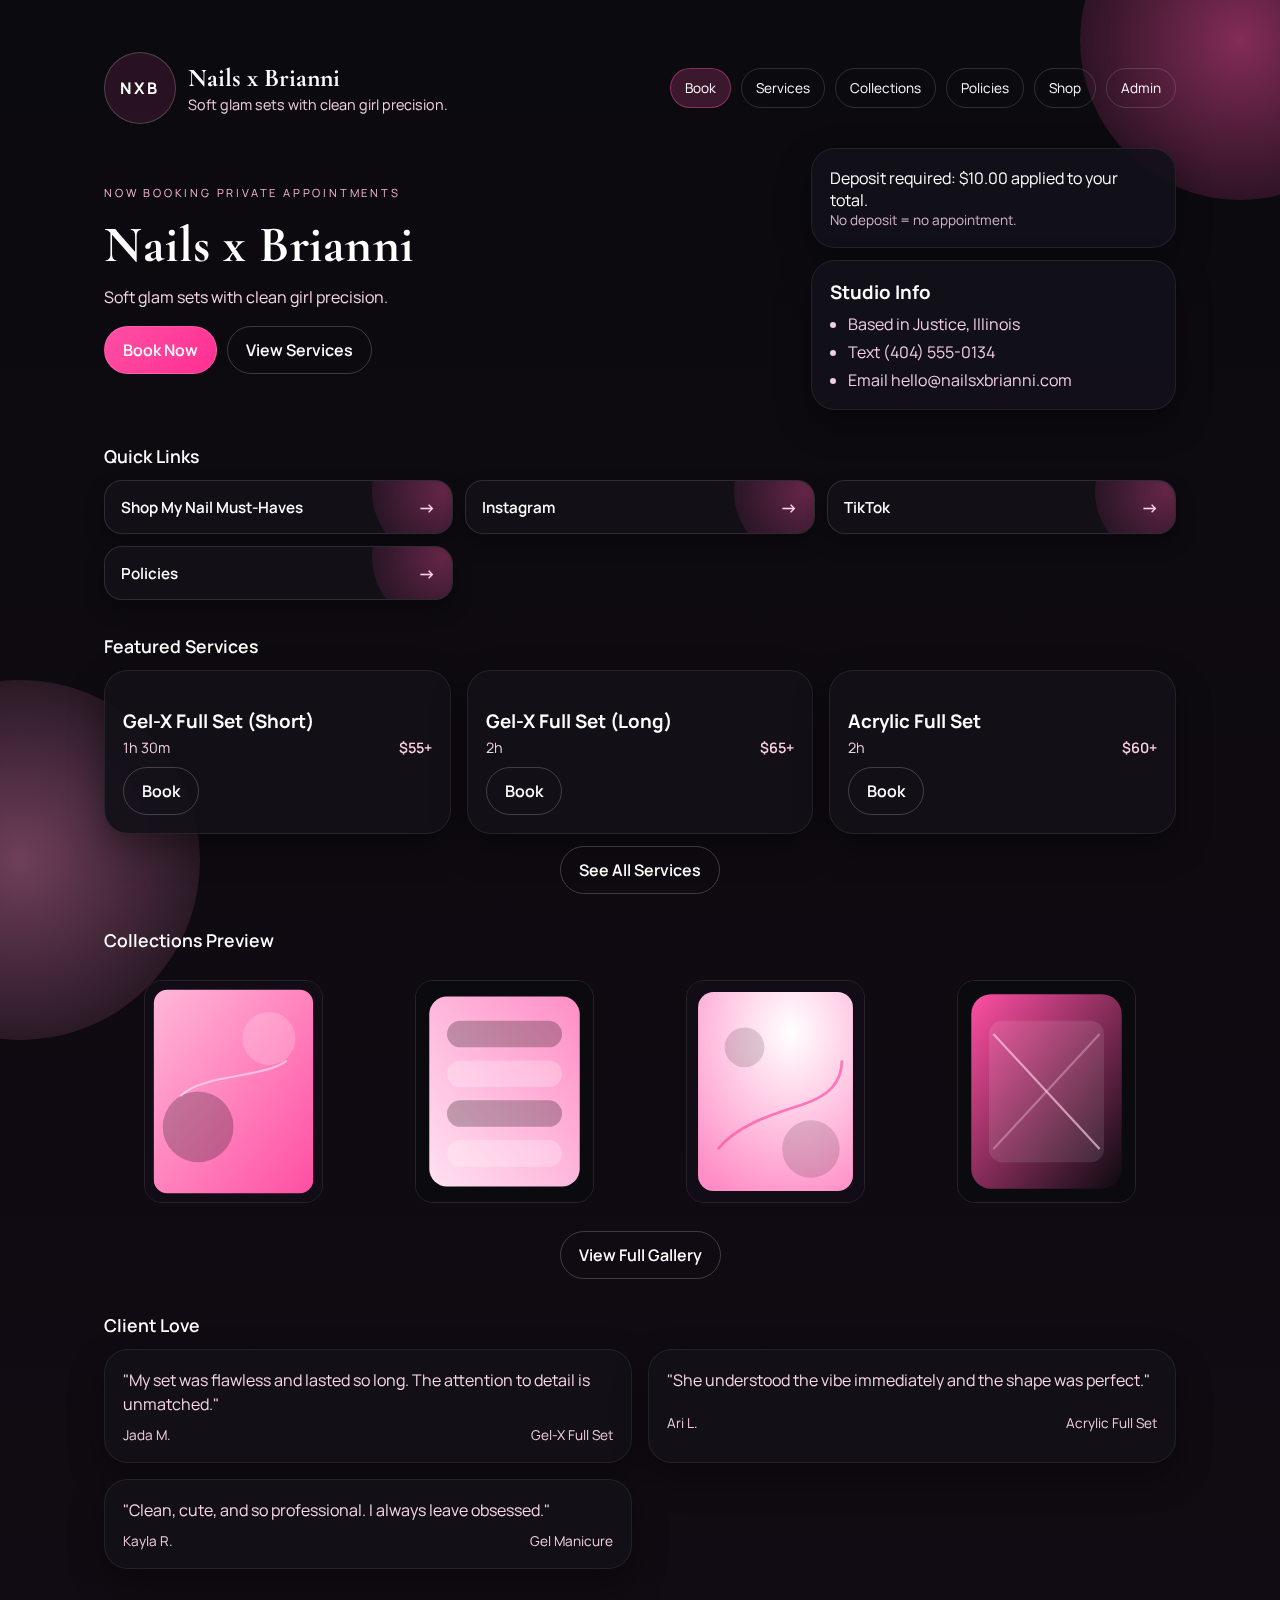
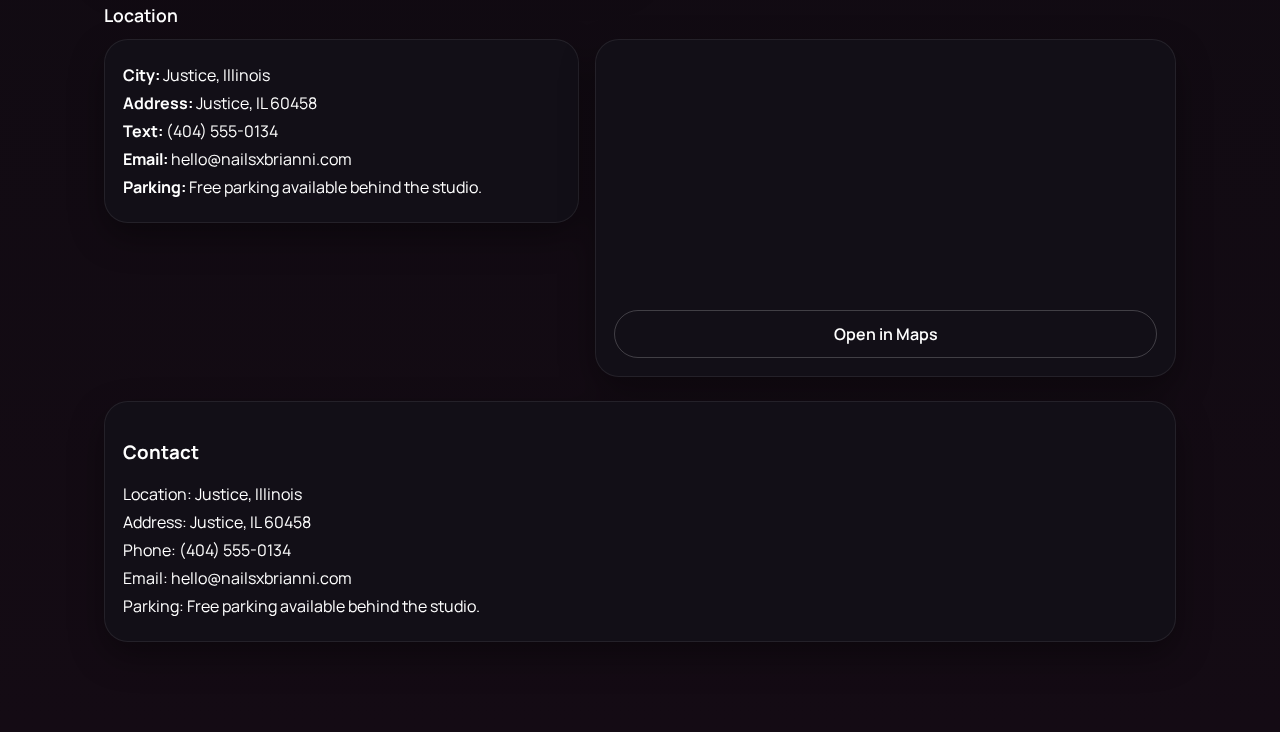
<file: index.html>
<!doctype html>
<html lang="en">
<head>
  <meta charset="utf-8" />
  <meta name="viewport" content="width=device-width, initial-scale=1" />
  <title>Nails x Brianni</title>
  <meta name="description" content="Book nails with Nails x Brianni. Pink, clean, and professional." />
  <meta name="theme-color" content="#ff4fa3" />
  <meta property="og:title" content="Nails x Brianni" />
  <meta property="og:description" content="Soft glam sets with clean girl precision. Book your appointment today." />
  <meta property="og:type" content="website" />
  <meta property="og:image" content="assets/og-image.svg" />
  <meta name="twitter:card" content="summary_large_image" />
  <link rel="icon" href="assets/favicon.svg" type="image/svg+xml" />
  <link rel="apple-touch-icon" href="assets/favicon.svg" />
  <link rel="preconnect" href="https://fonts.googleapis.com" />
  <link rel="preconnect" href="https://fonts.gstatic.com" crossorigin />
  <link href="https://fonts.googleapis.com/css2?family=Cormorant+Garamond:wght@400;600;700&family=Manrope:wght@300;400;500;600;700&display=swap" rel="stylesheet" />
  <link rel="stylesheet" href="styles.css" />
</head>
<body>
  <div class="app">
    <main class="main" id="app">
      <section class="page page-home" data-route="home">
        <header class="site-header">
          <div class="brand">
            <div class="logo-badge">NXB</div>
            <div class="brand-text">
              <div class="brand-name" data-brand-name>Nails x Brianni</div>
              <div class="brand-tagline" data-brand-tagline>Soft glam sets with clean girl precision.</div>
            </div>
          </div>
          <nav class="nav-links" id="mainNav"></nav>
        </header>

        <section class="hero-grid reveal">
          <div class="hero-content">
            <p class="eyebrow">Now booking private appointments</p>
            <h1 class="hero-title" data-brand-name>Nails x Brianni</h1>
            <p class="tagline" data-brand-tagline>Soft glam sets with clean girl precision.</p>
            <div class="button-row" id="heroCtas"></div>
          </div>
          <div class="hero-card">
            <div class="card note-card" id="homeDeposit"></div>
            <div class="card quick-card" id="homeHighlights"></div>
          </div>
        </section>

        <section class="section reveal">
          <div class="section-title">Quick Links</div>
          <div class="quick-links" id="quickLinks"></div>
        </section>

        <section class="section reveal">
          <div class="section-title">Featured Services</div>
          <div class="grid" id="homeServices"></div>
          <div class="section-actions">
            <a class="button-outline" href="#/services">See All Services</a>
          </div>
        </section>

        <section class="section reveal">
          <div class="section-title">Collections Preview</div>
          <div class="gallery-grid" id="homeGallery"></div>
          <div class="section-actions">
            <a class="button-outline" href="#/collections">View Full Gallery</a>
          </div>
        </section>

        <section class="section reveal">
          <div class="section-title">Client Love</div>
          <div class="grid testimonial-grid" id="testimonialsGrid"></div>
        </section>

        <section class="section reveal">
          <div class="section-title">Location</div>
          <div class="location-grid">
            <div class="card location-card" id="locationDetails"></div>
            <div class="card map-card">
              <iframe id="locationMap" title="Map to Nails x Brianni" loading="lazy" referrerpolicy="no-referrer-when-downgrade"></iframe>
              <a class="button-outline" id="locationMapLink" target="_blank" rel="noopener">Open in Maps</a>
            </div>
          </div>
        </section>

        <div class="card contact-card reveal" id="homeContact"></div>
      </section>

      <section class="page page-book" data-route="book" hidden>
        <div class="page-head reveal">
          <a class="back-link" href="#/home">Back to Home</a>
          <h2>Book an Appointment</h2>
          <p class="subtext" id="bookDeposit"></p>
        </div>

        <div class="booking-panels reveal">
          <div class="booking-panel card" id="schedulerPanel">
            <h3 class="panel-title" id="schedulerTitle">Online Scheduler</h3>
            <div class="embed-card" id="schedulerEmbed"></div>
            <p class="hint" id="schedulerHint"></p>

            <form class="form hidden" id="customBookingForm">
              <div class="input-group">
                <label for="customService">Service</label>
                <select id="customService" name="service" required></select>
              </div>
              <div class="input-group">
                <label for="customDate">Preferred date</label>
                <input id="customDate" name="date" type="date" required />
              </div>
              <div class="input-group">
                <label for="customTime">Preferred time</label>
                <input id="customTime" name="time" type="time" required />
              </div>
              <div class="input-group">
                <label for="customName">Full name</label>
                <input id="customName" name="name" type="text" required />
              </div>
              <div class="input-group">
                <label for="customPhone">Phone</label>
                <input id="customPhone" name="phone" type="tel" required />
              </div>
              <div class="input-group">
                <label for="customEmail">Email</label>
                <input id="customEmail" name="email" type="email" required />
              </div>
              <div class="input-group">
                <label for="customNotes">Notes</label>
                <textarea id="customNotes" name="notes" rows="3" placeholder="Design ideas, length, shape."></textarea>
              </div>
              <button class="button-primary" type="submit">Request Booking</button>
              <p class="hint" id="customBookingHint"></p>
            </form>
          </div>
        </div>
      </section>

      <section class="page page-services" data-route="services" hidden>
        <div class="page-head reveal">
          <a class="back-link" href="#/home">Back to Home</a>
          <h2>Services</h2>
          <p class="subtext">Starting prices. Final pricing depends on design and length.</p>
        </div>
        <div class="grid reveal" id="servicesGrid"></div>
      </section>

      <section class="page page-admin" data-route="admin" hidden>
        <div class="page-head reveal">
          <a class="back-link" href="#/home">Back to Home</a>
          <h2>Admin</h2>
          <p class="subtext">Manage services, pricing, and home highlights.</p>
        </div>
        <div class="card admin-access reveal" id="adminAccess">
          <h3>Admin Access</h3>
          <p class="hint">Enter the admin PIN to edit services and collections.</p>
          <button class="button-primary" type="button" id="adminUnlock">Unlock Admin</button>
        </div>
        <section class="section hidden" id="servicesEditor">
          <div class="section-title">Services Manager</div>
          <div class="card editor-card">
            <div class="editor-toolbar">
              <button class="button-outline" type="button" id="servicesAddService">Add Service</button>
              <button class="button-outline" type="button" id="servicesReset">Reset to Defaults</button>
              <button class="button-primary" type="button" id="servicesSave">Save Changes</button>
            </div>
            <div class="card subtle admin-settings">
              <h4>Admin Settings</h4>
              <div class="input-group">
                <label for="servicesPinInput">Admin PIN</label>
                <input id="servicesPinInput" type="password" placeholder="Set a new PIN" />
              </div>
              <button class="button-outline small" type="button" id="servicesPinSave">Update PIN</button>
              <p class="hint" id="servicesPinHint">PIN saves to this browser only. Update config.json to publish.</p>
            </div>
            <div class="stack" id="servicesEditorList"></div>
            <p class="hint" id="servicesEditorStatus">Edits save to this browser only. To publish, copy updates into config.json.</p>
          </div>
        </section>
        <section class="section hidden" id="collectionsEditor">
          <div class="section-title">Collections Manager</div>
          <div class="card editor-card">
            <div class="editor-toolbar">
              <button class="button-outline" type="button" id="collectionsAddCategory">Add Collection</button>
              <button class="button-outline" type="button" id="collectionsReset">Reset to Defaults</button>
              <button class="button-primary" type="button" id="collectionsSave">Save Changes</button>
            </div>
            <div class="stack" id="collectionsEditorList"></div>
            <p class="hint" id="collectionsEditorStatus">Edits save to this browser only. To publish, copy updates into config.json.</p>
          </div>
        </section>
      </section>

      <section class="page page-collections" data-route="collections" hidden>
        <div class="page-head reveal">
          <a class="back-link" href="#/home">Back to Home</a>
          <h2>Collections</h2>
          <p class="subtext">Browse sets by vibe and see the latest work.</p>
        </div>

        <div class="section reveal" id="collectionsLocalSection">
          <div class="section-title">Curated Sets</div>
          <div class="tabs" id="collectionTabs"></div>
          <div class="gallery-grid" id="collectionGrid"></div>
        </div>
      </section>

      <section class="page page-policies" data-route="policies" hidden>
        <div class="page-head reveal">
          <a class="back-link" href="#/home">Back to Home</a>
          <h2>Policies</h2>
          <p class="subtext">Please read before booking.</p>
        </div>
        <div class="stack reveal" id="policiesStack"></div>
      </section>

    </main>
  </div>
  <div class="mobile-cta-bar">
    <div class="mobile-cta-content">
      <div>
        <div class="cta-label">Ready for your set?</div>
        <div class="cta-subtext" id="mobileCtaSubtext">Secure your spot with a $10 deposit.</div>
      </div>
      <a class="button-primary" id="mobileBookCta" href="#/book">Book Now</a>
    </div>
  </div>
  <script src="https://identity.netlify.com/v1/netlify-identity-widget.js"></script>
  <script>
    if (window.netlifyIdentity) {
      window.netlifyIdentity.on("init", function () {
        var hash = window.location.hash || "";
        var search = window.location.search || "";
        var hasToken = hash.indexOf("invite_token=") >= 0 ||
          hash.indexOf("recovery_token=") >= 0 ||
          hash.indexOf("access_token=") >= 0 ||
          search.indexOf("invite_token=") >= 0 ||
          search.indexOf("recovery_token=") >= 0 ||
          search.indexOf("access_token=") >= 0;
        if (hasToken && window.location.pathname.indexOf("/admin") !== 0) {
          window.location.href = "/admin/" + (hash || search);
        }
      });
    }
  </script>
  <script src="app.js" defer></script>
</body>
</html>
</file>
<file: styles.css>
:root {
  --pink-100: #ffd1e8;
  --pink-300: #ff8ec6;
  --pink-500: #ff4fa3;
  --pink-600: #ff2f92;
  --black-900: #0b0a0f;
  --black-800: #120c16;
  --black-700: #1a111f;
  --white: #ffffff;
  --shadow: 0 14px 34px rgba(0, 0, 0, 0.35);
  --radius-pill: 999px;
  --radius-card: 24px;
  --max-width: 1120px;
}

* {
  box-sizing: border-box;
}

body {
  margin: 0;
  font-family: "Manrope", "Gill Sans", sans-serif;
  color: var(--white);
  background: linear-gradient(180deg, #0b0a0f 0%, #140b14 100%);
  min-height: 100vh;
  overflow-x: hidden;
  position: relative;
}

body::before,
body::after {
  content: "";
  position: fixed;
  z-index: -1;
  border-radius: 999px;
  opacity: 0.9;
}

body::before {
  width: 320px;
  height: 320px;
  right: -120px;
  top: -120px;
  background: radial-gradient(circle, rgba(255, 79, 163, 0.55), rgba(255, 79, 163, 0));
}

body::after {
  width: 360px;
  height: 360px;
  left: -160px;
  bottom: -140px;
  background: radial-gradient(circle, rgba(255, 142, 198, 0.45), rgba(255, 142, 198, 0));
}

.app {
  min-height: 100vh;
  display: flex;
  justify-content: center;
}

.main {
  width: 100%;
}

.page {
  max-width: var(--max-width);
  margin: 0 auto;
  padding: 28px 18px 110px;
  animation: fadeIn 0.5s ease;
}

.page[hidden] {
  display: none;
}

.site-header {
  display: flex;
  flex-direction: column;
  gap: 16px;
  margin: 12px 0 24px;
}

.brand {
  display: flex;
  align-items: center;
  gap: 12px;
}

.brand-text {
  display: flex;
  flex-direction: column;
  gap: 2px;
}

.brand-name {
  font-family: "Cormorant Garamond", serif;
  font-size: 1.6rem;
  font-weight: 700;
}

.brand-tagline {
  font-size: 0.9rem;
  color: #f1cfe2;
}

.nav-links {
  display: flex;
  gap: 10px;
  flex-wrap: wrap;
}

.nav-link {
  display: inline-flex;
  align-items: center;
  justify-content: center;
  text-decoration: none;
  color: #fff;
  border: 1px solid rgba(255, 255, 255, 0.15);
  padding: 8px 14px;
  border-radius: var(--radius-pill);
  font-size: 0.85rem;
  min-height: 40px;
}

.nav-link.primary {
  background: rgba(255, 79, 163, 0.2);
  border-color: rgba(255, 79, 163, 0.4);
}

.hero-grid {
  display: grid;
  gap: 22px;
  align-items: stretch;
  margin-bottom: 18px;
}

.hero-content {
  text-align: left;
  display: flex;
  flex-direction: column;
  justify-content: center;
  max-width: 560px;
}

.hero-title {
  font-size: 2.6rem;
  margin: 6px 0 10px;
}

.eyebrow {
  text-transform: uppercase;
  letter-spacing: 0.25em;
  font-size: 0.7rem;
  color: #f8b7d7;
  margin: 0 0 8px;
}

.logo-badge {
  width: 72px;
  height: 72px;
  margin: 0;
  flex-shrink: 0;
  border-radius: 50%;
  border: 1px solid rgba(255, 255, 255, 0.2);
  background: rgba(255, 79, 163, 0.12);
  display: grid;
  place-items: center;
  font-weight: 700;
  letter-spacing: 3px;
}

h1,
h2 {
  font-family: "Cormorant Garamond", serif;
  font-weight: 700;
}

h1 {
  font-size: 2.4rem;
  margin: 12px 0 6px;
  letter-spacing: 0.5px;
}

h2 {
  font-size: 2rem;
  margin: 12px 0 6px;
}

.tagline {
  color: #f6d6e7;
  font-size: 1rem;
  margin: 0 0 18px;
  max-width: 360px;
}

.hero-content .tagline {
  margin: 0 0 18px;
}

.linktree {
  display: grid;
  gap: 14px;
}

.hero-card {
  display: grid;
  gap: 12px;
}

.linktree-button {
  display: flex;
  align-items: center;
  justify-content: center;
  text-decoration: none;
  background: linear-gradient(135deg, var(--pink-500), var(--pink-600));
  color: #fff;
  border: 1px solid rgba(255, 255, 255, 0.15);
  border-radius: var(--radius-pill);
  padding: 16px;
  font-weight: 600;
  height: 56px;
  box-shadow: 0 10px 20px rgba(255, 79, 163, 0.2);
  transition: transform 0.2s ease, box-shadow 0.2s ease;
}

.linktree-button:hover {
  transform: translateY(-2px);
  box-shadow: 0 16px 30px rgba(255, 79, 163, 0.3);
}

.linktree-button:active {
  transform: translateY(1px);
}

.disabled {
  opacity: 0.6;
  pointer-events: none;
}

.card {
  background: rgba(18, 16, 24, 0.92);
  border: 1px solid rgba(255, 255, 255, 0.08);
  border-radius: var(--radius-card);
  padding: 18px;
  box-shadow: var(--shadow);
}

.note-card {
  margin-top: 18px;
  text-align: left;
}

.hero-card .note-card {
  margin-top: 0;
}

.note-card p {
  margin: 0;
}

.section {
  margin-top: 34px;
}

.section-title {
  font-size: 1.1rem;
  font-weight: 600;
  margin-bottom: 12px;
}

.section-actions {
  margin-top: 12px;
  display: flex;
  justify-content: center;
}

.quick-links {
  display: grid;
  grid-template-columns: repeat(2, minmax(0, 1fr));
  gap: 12px;
}

.quick-link {
  position: relative;
  display: inline-flex;
  align-items: center;
  justify-content: space-between;
  text-decoration: none;
  color: #fff;
  border-radius: 18px;
  padding: 14px 16px;
  background: rgba(18, 16, 24, 0.92);
  border: 1px solid rgba(255, 255, 255, 0.12);
  min-height: 52px;
  font-weight: 600;
  gap: 12px;
  overflow: hidden;
  box-shadow: 0 10px 20px rgba(0, 0, 0, 0.25);
  transition: transform 0.2s ease, box-shadow 0.2s ease;
}

.quick-link:hover {
  transform: translateY(-2px);
  box-shadow: 0 16px 28px rgba(0, 0, 0, 0.3);
  border-color: rgba(255, 79, 163, 0.5);
}

.quick-link::after {
  content: "";
  position: absolute;
  width: 140px;
  height: 140px;
  right: -60px;
  top: -60px;
  border-radius: 50%;
  background: radial-gradient(circle, rgba(255, 79, 163, 0.35), rgba(255, 79, 163, 0));
  pointer-events: none;
}

.quick-label {
  position: relative;
  z-index: 1;
  font-size: 0.95rem;
}

.quick-arrow {
  position: relative;
  z-index: 1;
  font-size: 1.1rem;
  color: #ffd1e8;
}

.quick-card h3 {
  margin: 0 0 8px;
}

.highlight-list {
  margin: 0;
  padding-left: 18px;
  color: #f1cfe2;
  display: grid;
  gap: 6px;
}

.editor-card {
  display: grid;
  gap: 16px;
}

.editor-toolbar {
  display: flex;
  flex-wrap: wrap;
  gap: 10px;
  justify-content: space-between;
}

.editor-category {
  display: grid;
  gap: 12px;
}

.editor-header {
  display: flex;
  justify-content: space-between;
  align-items: center;
  gap: 12px;
}

.editor-grid {
  display: grid;
  gap: 10px;
  grid-template-columns: 1fr;
}

.editor-service {
  display: grid;
  gap: 12px;
}

.service-editor-grid .span-full {
  grid-column: 1 / -1;
}

.admin-access,
.admin-settings {
  display: grid;
  gap: 10px;
}

.admin-settings h4 {
  margin: 0;
  font-size: 1rem;
}

.admin-settings .button-outline.small {
  align-self: flex-start;
}

.testimonial-grid {
  grid-template-columns: repeat(1, minmax(0, 1fr));
}

.testimonial-card {
  display: grid;
  gap: 10px;
}

.testimonial-quote {
  font-size: 1rem;
  line-height: 1.5;
  color: #f8d6e8;
}

.testimonial-meta {
  display: flex;
  justify-content: space-between;
  font-size: 0.85rem;
  color: #f1cfe2;
}

.location-grid {
  display: grid;
  gap: 16px;
}

.map-card {
  display: grid;
  gap: 12px;
}

.map-card iframe {
  width: 100%;
  height: 240px;
  border: 0;
  border-radius: 18px;
}

.location-card p {
  margin: 6px 0;
}

.mobile-cta-bar {
  position: fixed;
  left: 0;
  right: 0;
  bottom: 0;
  padding: 12px 16px calc(12px + env(safe-area-inset-bottom));
  background: rgba(12, 10, 16, 0.9);
  border-top: 1px solid rgba(255, 255, 255, 0.12);
  backdrop-filter: blur(10px);
  z-index: 10;
}

.mobile-cta-content {
  max-width: var(--max-width);
  margin: 0 auto;
  display: flex;
  align-items: center;
  justify-content: space-between;
  gap: 12px;
}

.cta-label {
  font-weight: 600;
  font-size: 0.95rem;
}

.cta-subtext {
  font-size: 0.8rem;
  color: #f1cfe2;
}

.map-card .button-outline {
  align-self: flex-start;
}

.reveal {
  opacity: 0;
  transform: translateY(14px);
  transition: opacity 0.6s ease, transform 0.6s ease;
  transition-delay: var(--reveal-delay, 0ms);
}

.reveal.is-visible {
  opacity: 1;
  transform: translateY(0);
}

.checkbox-row {
  display: flex;
  align-items: center;
  gap: 8px;
  font-size: 0.85rem;
  color: #f6d6e7;
}

.image-row {
  display: flex;
  align-items: center;
  gap: 12px;
  padding: 10px;
  border-radius: 14px;
  background: rgba(12, 10, 16, 0.9);
  border: 1px solid rgba(255, 255, 255, 0.08);
}

.image-thumb {
  width: 56px;
  height: 56px;
  border-radius: 12px;
  object-fit: cover;
  border: 1px solid rgba(255, 255, 255, 0.12);
}

.image-meta {
  flex: 1;
  font-size: 0.85rem;
  color: #f1cfe2;
}

.button-outline.small {
  min-height: 36px;
  padding: 6px 12px;
  font-size: 0.8rem;
}

.embed-card {
  background: #0f0b12;
  border-radius: 18px;
  min-height: 140px;
  padding: 12px;
  border: 1px dashed rgba(255, 255, 255, 0.15);
}

.embed-card iframe {
  width: 100%;
  min-height: 520px;
  border: 0;
  border-radius: 16px;
}

.empty-embed {
  padding: 24px;
  text-align: center;
  color: #d8b6c8;
}

.hint {
  font-size: 0.85rem;
  color: #d8b6c8;
  margin-top: 10px;
}

.contact-card {
  margin-top: 24px;
  text-align: left;
}

.contact-card p {
  margin: 6px 0;
}

.page-head {
  margin-bottom: 20px;
}

.page-actions {
  margin-top: 12px;
  display: flex;
  justify-content: flex-start;
}

.back-link {
  display: inline-block;
  text-decoration: none;
  color: #fff;
  border: 1px solid rgba(255, 255, 255, 0.15);
  padding: 8px 14px;
  border-radius: var(--radius-pill);
  font-size: 0.85rem;
}

.back-link:hover {
  background: rgba(255, 255, 255, 0.08);
}

.subtext {
  color: #f1cfe2;
  margin: 0 0 14px;
}

.grid {
  display: grid;
  gap: 16px;
}

.service-card {
  display: flex;
  flex-direction: column;
  gap: 10px;
}

.service-card.compact h3 {
  margin-bottom: 4px;
}

.service-card.compact .button-outline {
  align-self: flex-start;
}

.service-meta {
  display: flex;
  justify-content: space-between;
  font-size: 0.9rem;
  color: #f1cfe2;
}

.service-price {
  font-weight: 600;
  color: #ffd1e8;
}

.button-primary,
.button-outline {
  display: inline-flex;
  align-items: center;
  justify-content: center;
  text-decoration: none;
  border-radius: var(--radius-pill);
  padding: 12px 18px;
  font-weight: 600;
  min-height: 48px;
  cursor: pointer;
}

.button-primary {
  background: linear-gradient(135deg, var(--pink-500), var(--pink-600));
  color: #fff;
  border: 1px solid rgba(255, 255, 255, 0.15);
}

.button-outline {
  background: transparent;
  color: #fff;
  border: 1px solid rgba(255, 255, 255, 0.2);
}

.button-outline:hover {
  background: rgba(255, 255, 255, 0.08);
}

.booking-tabs {
  display: grid;
  grid-template-columns: repeat(auto-fit, minmax(140px, 1fr));
  gap: 10px;
  margin-bottom: 18px;
}

.tab-button {
  background: rgba(255, 255, 255, 0.08);
  border: 1px solid rgba(255, 255, 255, 0.12);
  color: #fff;
  padding: 10px 14px;
  border-radius: var(--radius-pill);
  font-weight: 600;
}

.tab-button.active {
  background: var(--pink-500);
  border-color: rgba(255, 255, 255, 0.3);
}

.booking-panel {
  margin-bottom: 18px;
}

.panel-title {
  margin-top: 0;
}

.form {
  margin-top: 14px;
  display: grid;
  gap: 12px;
}

.input-group {
  display: flex;
  flex-direction: column;
  gap: 6px;
}

label {
  font-size: 0.85rem;
  color: #f6d6e7;
}

input,
select,
textarea {
  background: #0e0b12;
  color: #fff;
  border: 1px solid rgba(255, 255, 255, 0.12);
  border-radius: 14px;
  padding: 12px;
  font-size: 0.95rem;
}

input:focus,
select:focus,
textarea:focus {
  outline: none;
  border-color: var(--pink-300);
  box-shadow: 0 0 0 2px rgba(255, 79, 163, 0.2);
}

.button-row {
  display: flex;
  gap: 10px;
  flex-wrap: wrap;
}

.notice {
  text-align: center;
}

.notice h4 {
  margin-bottom: 6px;
}

.admin-card {
  margin-top: 18px;
  display: flex;
  align-items: center;
  justify-content: space-between;
  gap: 12px;
}

.stack {
  display: grid;
  gap: 14px;
}

.policy-card h3 {
  margin: 0 0 6px;
}

.policy-card p {
  margin: 0;
  color: #f5d7e7;
}

.tabs {
  display: flex;
  gap: 10px;
  overflow-x: auto;
  padding-bottom: 6px;
}

.tabs::-webkit-scrollbar {
  height: 6px;
}

.tabs::-webkit-scrollbar-thumb {
  background: rgba(255, 255, 255, 0.15);
  border-radius: 999px;
}

.gallery-grid {
  display: grid;
  grid-template-columns: repeat(2, minmax(0, 1fr));
  gap: 12px;
  margin-top: 12px;
}

.gallery-item {
  position: relative;
  overflow: hidden;
  border-radius: 18px;
  border: 1px solid rgba(255, 255, 255, 0.1);
}

.gallery-item img {
  width: 100%;
  height: 100%;
  display: block;
  object-fit: cover;
}

.gallery-item figcaption {
  position: absolute;
  bottom: 8px;
  left: 8px;
  right: 8px;
  background: rgba(0, 0, 0, 0.45);
  padding: 6px 8px;
  border-radius: 12px;
  font-size: 0.75rem;
}

.subtle {
  background: rgba(15, 12, 18, 0.92);
}

.status-pill {
  display: inline-block;
  padding: 4px 10px;
  border-radius: 999px;
  font-size: 0.75rem;
  text-transform: capitalize;
}

.status-pending {
  background: rgba(255, 170, 0, 0.2);
  color: #ffe2b3;
}

.status-approved {
  background: rgba(46, 204, 113, 0.2);
  color: #b9f6ca;
}

.status-denied {
  background: rgba(231, 76, 60, 0.2);
  color: #ffb3a7;
}

.request-header {
  display: flex;
  justify-content: space-between;
  align-items: center;
  gap: 8px;
}

.receipt {
  width: 100%;
  border-radius: 12px;
  margin-top: 10px;
  border: 1px solid rgba(255, 255, 255, 0.12);
}

.hidden {
  display: none;
}

.stagger {
  opacity: 0;
  animation: rise 0.6s ease forwards;
  animation-delay: var(--delay, 0ms);
}

@keyframes rise {
  from {
    opacity: 0;
    transform: translateY(12px);
  }
  to {
    opacity: 1;
    transform: translateY(0);
  }
}

@keyframes fadeIn {
  from {
    opacity: 0;
  }
  to {
    opacity: 1;
  }
}

@media (min-width: 720px) {
  .page {
    padding: 40px 24px 90px;
  }

  h1 {
    font-size: 2.8rem;
  }

  .site-header {
    flex-direction: row;
    align-items: center;
    justify-content: space-between;
  }

  .nav-links {
    justify-content: flex-end;
  }

  .page-actions {
    justify-content: flex-end;
  }

  .hero-grid {
    grid-template-columns: minmax(0, 1.2fr) minmax(0, 0.8fr);
    align-items: stretch;
  }

  .quick-links {
    grid-template-columns: repeat(3, minmax(0, 1fr));
  }

  .grid {
    grid-template-columns: repeat(2, minmax(0, 1fr));
  }

  .testimonial-grid {
    grid-template-columns: repeat(2, minmax(0, 1fr));
  }

  .editor-grid {
    grid-template-columns: repeat(2, minmax(0, 1fr));
  }

  .location-grid {
    grid-template-columns: minmax(0, 0.9fr) minmax(0, 1.1fr);
    align-items: start;
  }

  .gallery-grid {
    grid-template-columns: repeat(3, minmax(0, 1fr));
  }

  .embed-card iframe {
    min-height: 620px;
  }

  .mobile-cta-bar {
    display: none;
  }
}

@media (min-width: 1024px) {
  .hero-title {
    font-size: 3.2rem;
  }

  .hero-grid {
    gap: 28px;
  }

  .grid {
    grid-template-columns: repeat(3, minmax(0, 1fr));
  }

  .testimonial-grid {
    grid-template-columns: repeat(2, minmax(0, 1fr));
  }

  .gallery-grid {
    grid-template-columns: repeat(4, minmax(0, 1fr));
  }
}

@media (min-width: 1200px) {
  .hero-grid {
    grid-template-columns: minmax(0, 1.3fr) minmax(0, 0.7fr);
  }
}

@media (max-width: 520px) {
  .mobile-cta-content {
    flex-direction: column;
    align-items: stretch;
  }

  .mobile-cta-content .button-primary {
    width: 100%;
  }
}

@media (prefers-reduced-motion: reduce) {
  * {
    animation-duration: 0.001ms !important;
    animation-iteration-count: 1 !important;
    transition: none !important;
  }

  .reveal {
    opacity: 1;
    transform: none;
  }
}
</file>
